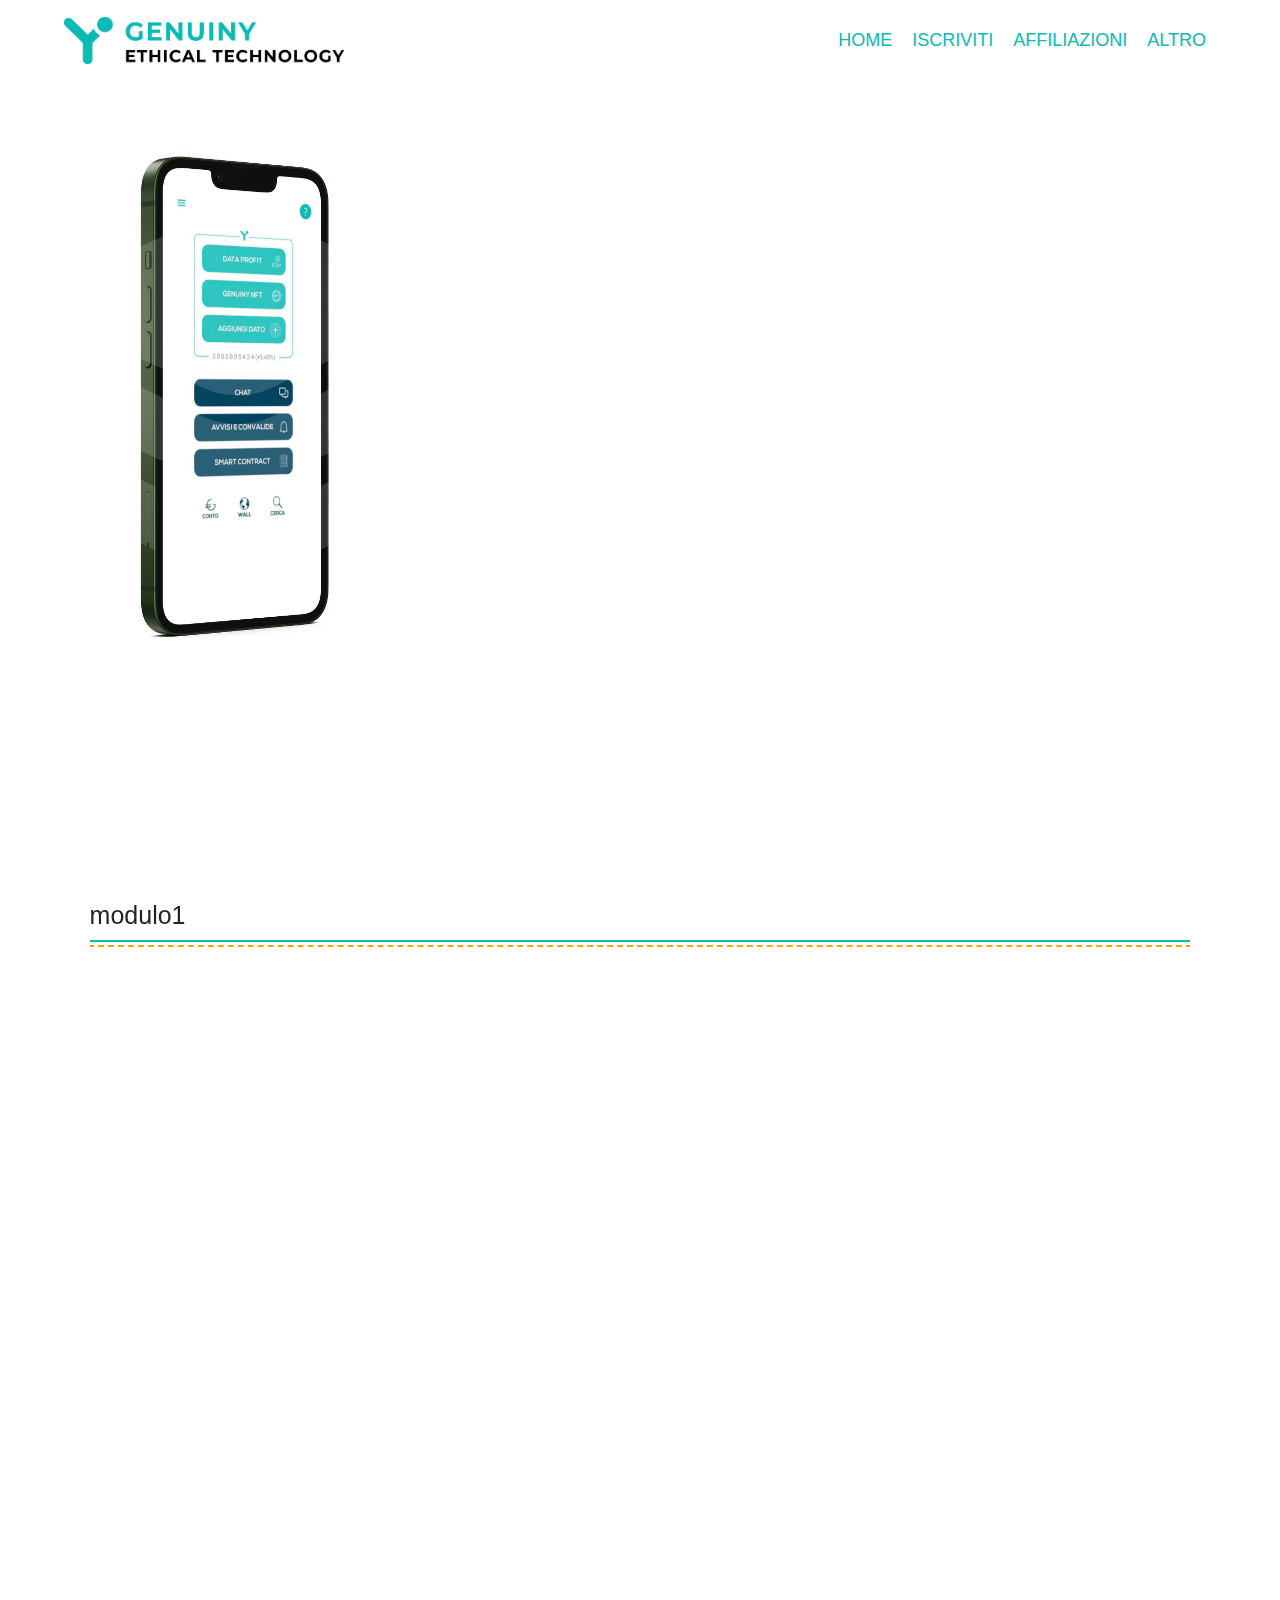
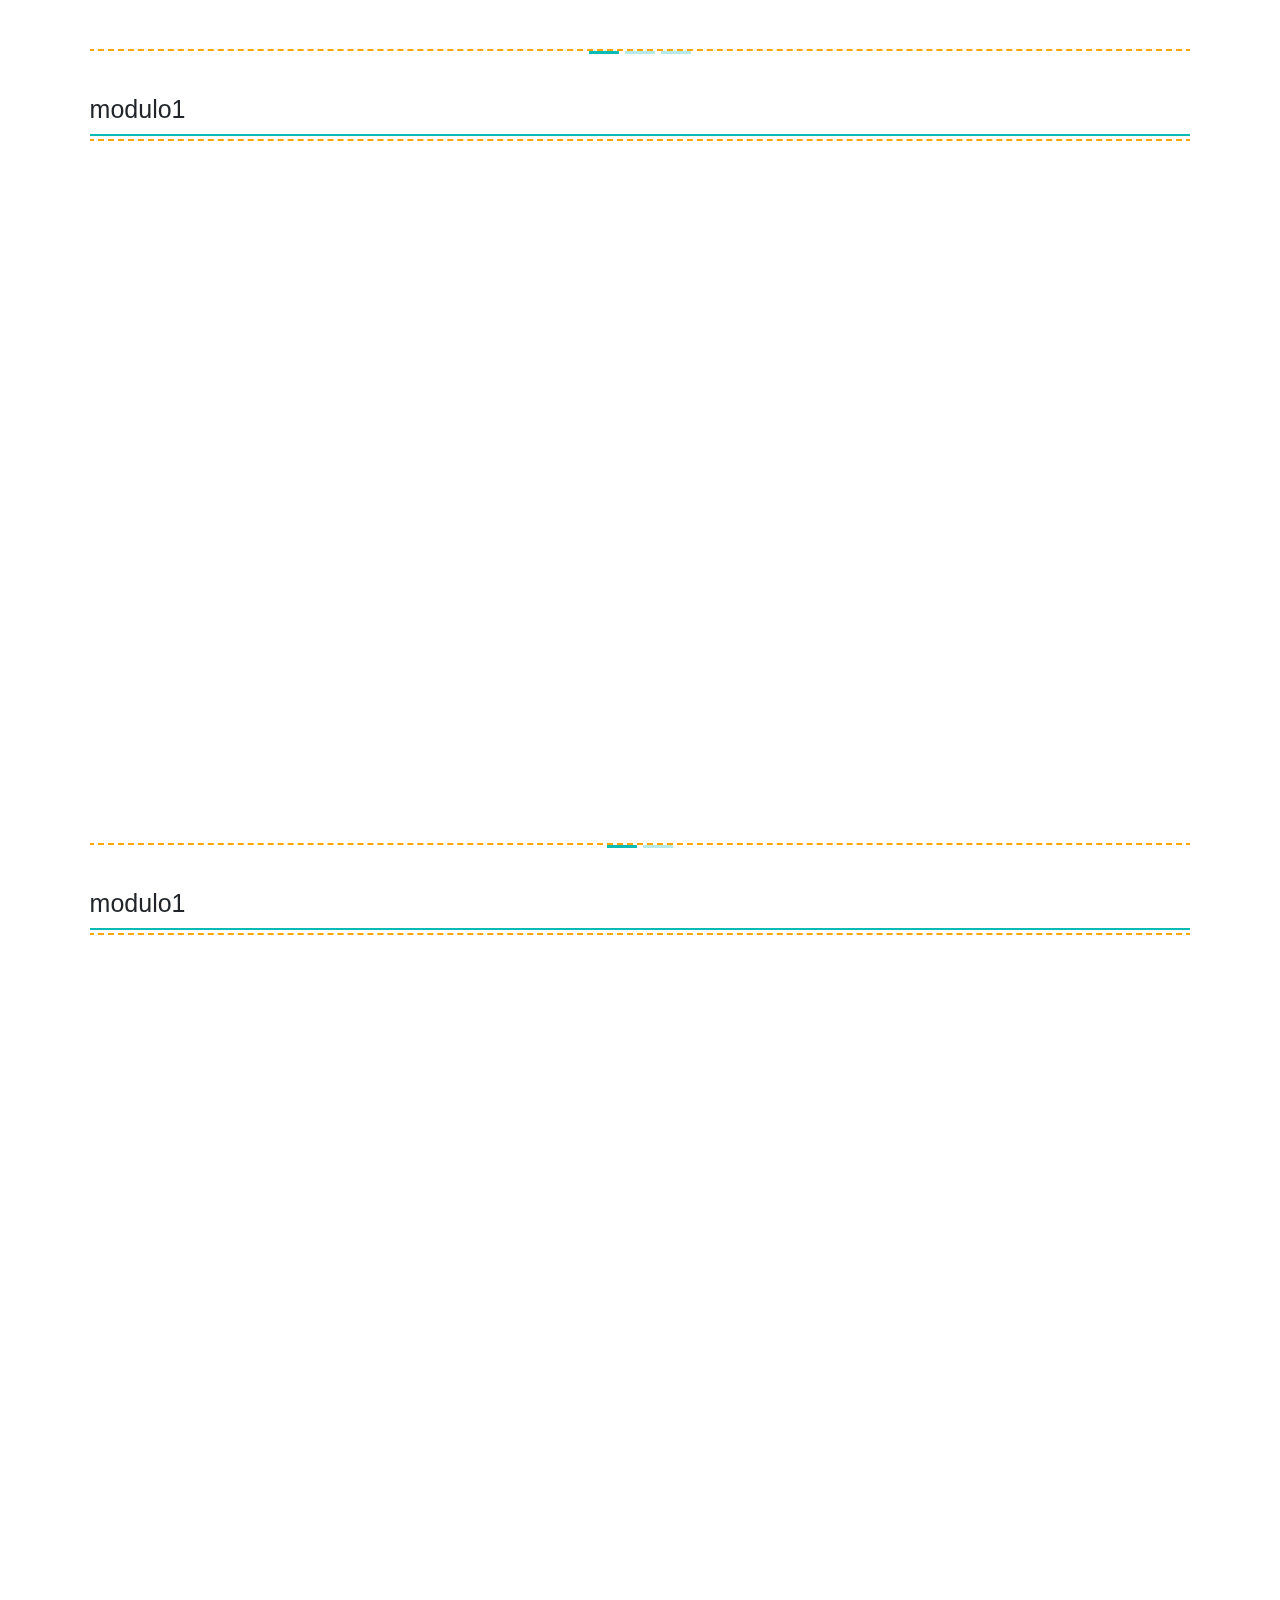
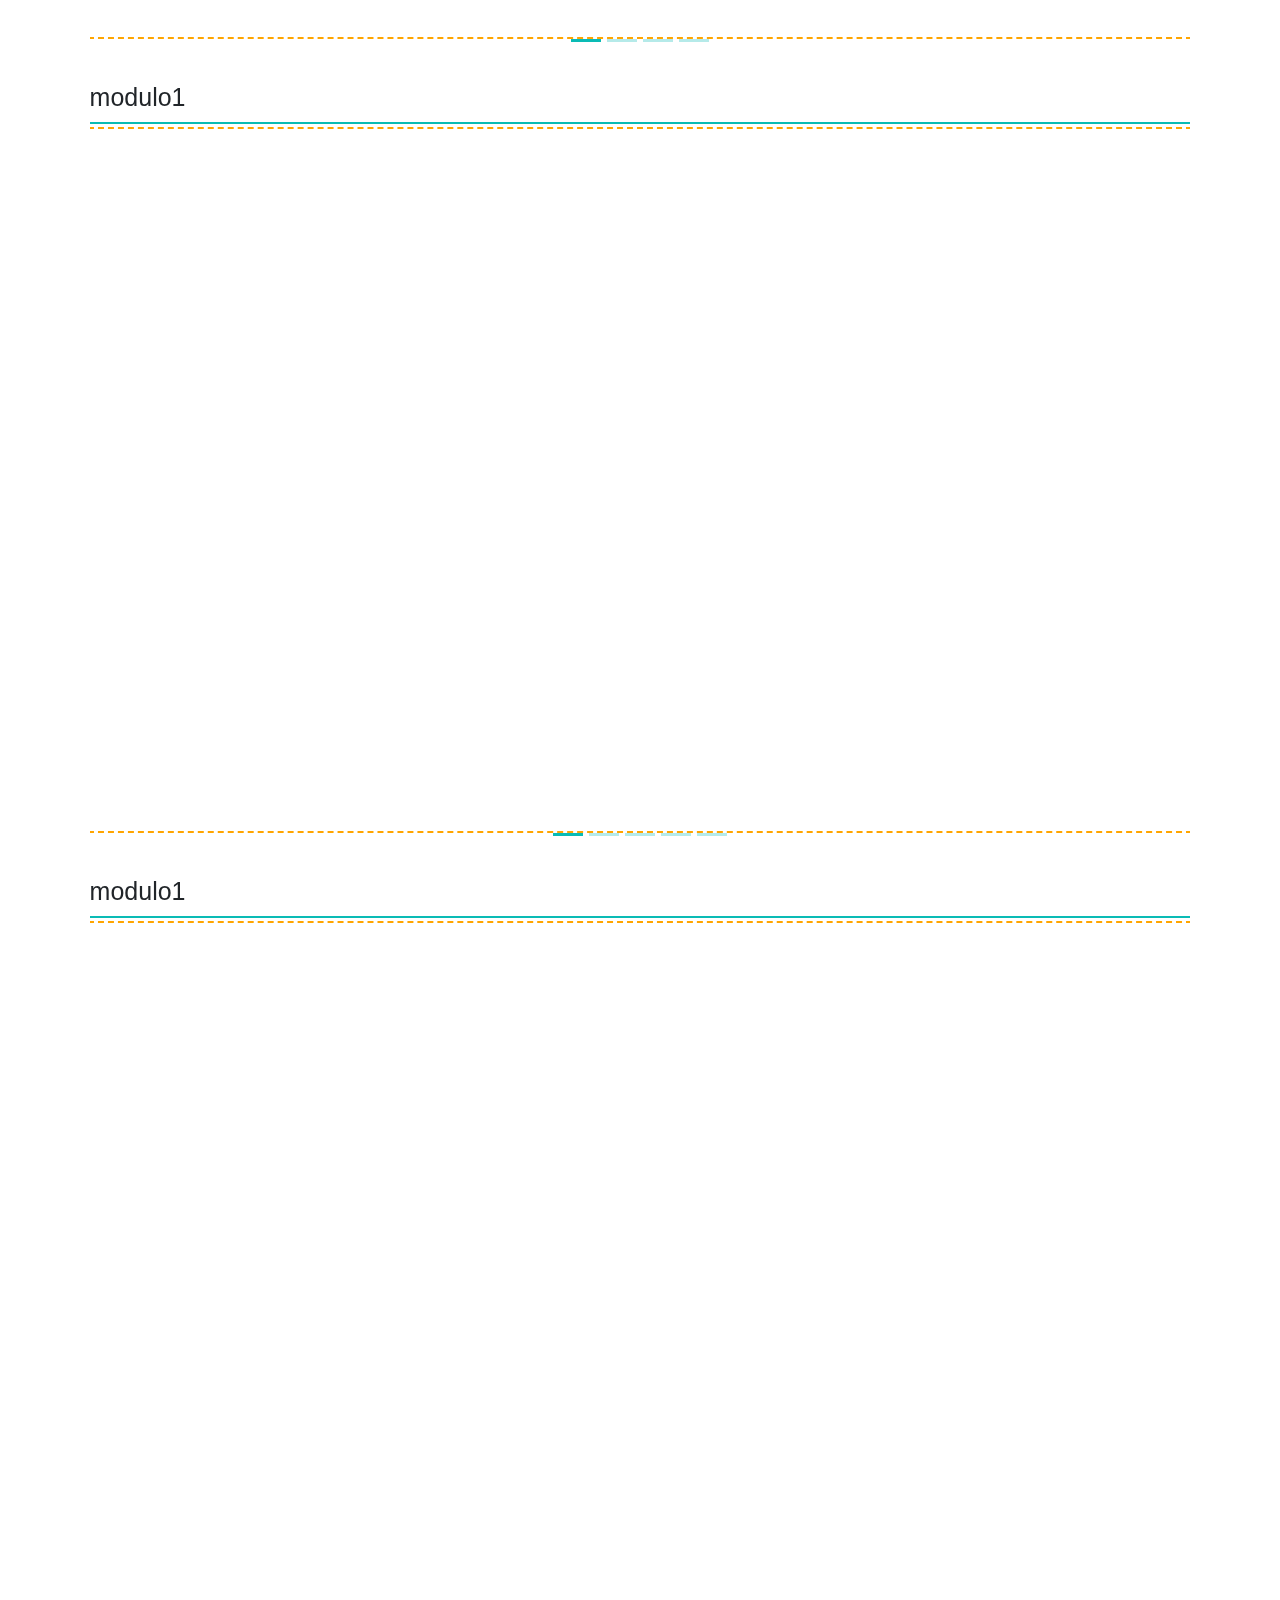
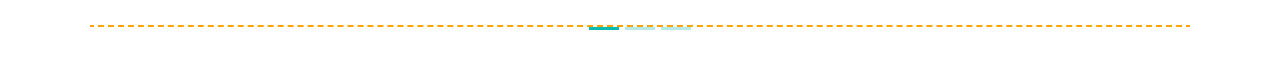
<file: index.html>
<!DOCTYPE html>
<html>
<head>

	
	<meta charset="utf-8">
	<meta name="viewport" content="width=device-width, initial-scale=1">
	



	<title>Genuiny</title>

	<!----Favicon----->
	<link rel="apple-touch-icon" sizes="180x180" href="images/favicon/apple-touch-icon.png">
	<link rel="icon" type="image/png" sizes="32x32" href="images/favicon/favicon-32x32.png">
	<link rel="icon" type="image/png" sizes="16x16" href="images/favicon/favicon-16x16.png">
	<link rel="manifest" href="images/favicon/site.webmanifest">
	<link rel="mask-icon" href="images/favicon/safari-pinned-tab.svg" color="#5bbad5">
	<link rel="shortcut icon" href="images/favicon/favicon.ico">
	<meta name="msapplication-TileColor" content="#da532c">
	<meta name="msapplication-config" content="images/favicon/browserconfig.xml">
	<meta name="theme-color" content="#ffffff">
	<!--------BOOTSTRAP----------->
	<link rel="stylesheet" type="text/css" href="https://cdn.jsdelivr.net/npm/bootstrap@5.2.0/dist/css/bootstrap.min.css">
	<link rel="stylesheet" type="text/css" href="style/style.css">

	<!--------GOOGLE FONTS-------->
	<link rel="preconnect" href="https://fonts.googleapis.com">
	<link rel="preconnect" href="https://fonts.gstatic.com" crossorigin>
	<link href="https://fonts.googleapis.com/css2?family=Roboto:wght@300&display=swap" rel="stylesheet">

</head>
<body>
	<header>
		<!-----navbar flex------>
		<div class="container-navbar container-navbar-white">
			<nav class="navbar navbar-expand-lg">
				<a class="navbar-brand" href="index.html"><img class="white" src="images/svg-logo-ethical.png"></a>
				<button class="navbar-toggler" type="button" data-bs-toggle="collapse" data-bs-target="#navbarSupportedContent" aria-controls="navbarSupportedContent" aria-expanded="false" aria-label="Toggle navigation">
				<span class="navbar-toggler-icon"></span>
				</button>
				<div class="collapse navbar-collapse" id="navbarSupportedContent">
					<ul class="navbar-nav ms-auto mb-2 mb-lg-0">
						<li class="nav-item">
							<a class="nav-link" aria-current="page" href="index.html">HOME</a>
						</li>
						<li class="nav-item">
							<a class="nav-link" href="subscribe.html">ISCRIVITI</a>
						</li>
						<li class="nav-item">
							<a class="nav-link" href="affiliation.html">AFFILIAZIONI</a>					
						</li>
						<li class="nav-item">
							<a class="nav-link">ALTRO</a>
						</li>
					</ul>
				</div>
			</nav>
		</div>
		<div class="container-navbar container-navbar-slide">
			<nav class="navbar navbar-slide navbar-expand-lg">
				<a class="navbar-brand" href="index.html"><img class="black" src="images/svg-logo-ethical-w.png"></a>
				<button class="navbar-toggler" type="button" data-bs-toggle="collapse" data-bs-target="#navbarSupportedContent" aria-controls="navbarSupportedContent" aria-expanded="false" aria-label="Toggle navigation">
				<span class="navbar-toggler-icon navbar-toggler-icon-slide"></span>
				</button>
				<div class="collapse navbar-collapse" id="navbarSupportedContent">
					<ul class="navbar-nav ms-auto mb-2 mb-lg-0">
						<li class="nav-item">
							<a class="nav-link" aria-current="page" href="index.html">HOME</a>
						</li>
						<li class="nav-item">
							<a class="nav-link" href="subscribe.html">ISCRIVITI</a>
						</li>
						<li class="nav-item">
							<a class="nav-link" href="affiliation.html">AFFILIAZIONI</a>					
						</li>
						<li class="nav-item">
							<a class="nav-link">ALTRO</a>
						</li>
					</ul>
				</div>
			</nav>
		</div>
	</header>
	<main class="container">

		<div class="container-phone">
			<img class="smartphone" src="images/smartphone-tilted.png" alt="smartphone">
		</div>

		<!--carousel dati-->
		<div id="carouselExampleIndicators" class="carousel slide carousel-blockchain" data-bs-ride="false" data-bs-interval="false">
			<div class="carousel-indicators">
				<button type="button" data-bs-target="#carouselExampleIndicators" data-bs-slide-to="0" class="active" aria-current="true" aria-label="Slide 1"></button>
				<button type="button" data-bs-target="#carouselExampleIndicators" data-bs-slide-to="1" aria-label="Slide 2"></button>
				<button type="button" data-bs-target="#carouselExampleIndicators" data-bs-slide-to="2" aria-label="Slide 3"></button>
			</div>
			<div class="carousel-inner">
				<div class="carousel-item active">
					<div class="module module-1">
			      		<h1>modulo1</h1>
						<div class="module-overflow">
			      			<p></p>
			      		</div>
					</div>
				</div>
				<div class="carousel-item">
					<div class="module module-2">
						<h1>modulo2</h1>
						<div class="module-overflow">
			      			<p></p>
			      		</div>
					</div>
				</div>
				<div class="carousel-item">
					<div class="module module-3">
						<h1>modulo3</h1>
						<div class="module-overflow">
							<p></p>
			      		</div>
					</div>
				</div>
			</div>
			<button class="carousel-control-prev" type="button" data-bs-target="#carouselExampleIndicators" data-bs-slide="prev">
			<span class="carousel-control-prev-icon" aria-hidden="true"></span>
			<span class="visually-hidden">Previous</span>
			</button>
			<button class="carousel-control-next" type="button" data-bs-target="#carouselExampleIndicators" data-bs-slide="next">
			<span class="carousel-control-next-icon" aria-hidden="true"></span>
			<span class="visually-hidden">Next</span>
			</button>
		</div>
		<!--fine carousel dati-->

		<!--carousel funzionamento-->
		<div id="carouselExampleIndicators" class="carousel slide carousel-blockchain" data-bs-ride="false" data-bs-interval="false">
			<div class="carousel-indicators">
				<button type="button" data-bs-target="#carouselExampleIndicators" data-bs-slide-to="0" class="active" aria-current="true" aria-label="Slide 1"></button>
				<button type="button" data-bs-target="#carouselExampleIndicators" data-bs-slide-to="1" aria-label="Slide 2"></button>
			</div>
			<div class="carousel-inner">
				<div class="carousel-item active">
					<div class="module module-1">
			      		<h1>modulo1</h1>
						<div class="module-overflow">
			      			<p></p>
			      		</div>
					</div>
				</div>
				<div class="carousel-item">
					<div class="module module-2">
						<h1>modulo2</h1>
						<div class="module-overflow">
			      			<p></p>
			      		</div>
					</div>
				</div>
			</div>
			<button class="carousel-control-prev" type="button" data-bs-target="#carouselExampleIndicators" data-bs-slide="prev">
			<span class="carousel-control-prev-icon" aria-hidden="true"></span>
			<span class="visually-hidden">Previous</span>
			</button>
			<button class="carousel-control-next" type="button" data-bs-target="#carouselExampleIndicators" data-bs-slide="next">
			<span class="carousel-control-next-icon" aria-hidden="true"></span>
			<span class="visually-hidden">Next</span>
			</button>
		</div>
		<!--fine carousel funzionamento-->


		<!--carousel blockchain-->
		<div id="carouselExampleIndicators" class="carousel slide carousel-blockchain" data-bs-ride="false" data-bs-interval="false">
			<div class="carousel-indicators">
				<button type="button" data-bs-target="#carouselExampleIndicators" data-bs-slide-to="0" class="active" aria-current="true" aria-label="Slide 1"></button>
				<button type="button" data-bs-target="#carouselExampleIndicators" data-bs-slide-to="1" aria-label="Slide 2"></button>
				<button type="button" data-bs-target="#carouselExampleIndicators" data-bs-slide-to="2" aria-label="Slide 3"></button>
				<button type="button" data-bs-target="#carouselExampleIndicators" data-bs-slide-to="3" aria-label="Slide 4"></button>
			</div>
			<div class="carousel-inner">
				<div class="carousel-item active">
					<div class="module module-1">
			      		<h1>modulo1</h1>
						<div class="module-overflow">
			      			<p></p>
			      		</div>
					</div>
				</div>
				<div class="carousel-item">
					<div class="module module-2">
						<h1>modulo2</h1>
						<div class="module-overflow">
			      			<p></p>
			      		</div>
					</div>
				</div>
				<div class="carousel-item">
					<div class="module module-3">
						<h1>modulo3</h1>
						<div class="module-overflow">
							<p></p>
			      		</div>
					</div>
				</div>
				<div class="carousel-item">
					<div class="module module-4">
						<h1>modulo4</h1>
						<div class="module-overflow">
							<p></p>
						</div>
					</div>
				</div>
			</div>
			<button class="carousel-control-prev" type="button" data-bs-target="#carouselExampleIndicators" data-bs-slide="prev">
			<span class="carousel-control-prev-icon" aria-hidden="true"></span>
			<span class="visually-hidden">Previous</span>
			</button>
			<button class="carousel-control-next" type="button" data-bs-target="#carouselExampleIndicators" data-bs-slide="next">
			<span class="carousel-control-next-icon" aria-hidden="true"></span>
			<span class="visually-hidden">Next</span>
			</button>
		</div>
		<!--fine carousel blockchain-->

		<!--carousel app-->
		<div id="carouselExampleIndicators" class="carousel slide carousel-blockchain" data-bs-ride="false" data-bs-interval="false">
			<div class="carousel-indicators">
				<button type="button" data-bs-target="#carouselExampleIndicators" data-bs-slide-to="0" class="active" aria-current="true" aria-label="Slide 1"></button>
				<button type="button" data-bs-target="#carouselExampleIndicators" data-bs-slide-to="1" aria-label="Slide 2"></button>
				<button type="button" data-bs-target="#carouselExampleIndicators" data-bs-slide-to="2" aria-label="Slide 3"></button>
				<button type="button" data-bs-target="#carouselExampleIndicators" data-bs-slide-to="3" aria-label="Slide 4"></button>
				<button type="button" data-bs-target="#carouselExampleIndicators" data-bs-slide-to="4" aria-label="Slide 5"></button>
			</div>
			<div class="carousel-inner">
				<div class="carousel-item active">
					<div class="module module-1">
			      		<h1>modulo1</h1>
						<div class="module-overflow">
			      			<p></p>
			      		</div>
					</div>
				</div>
				<div class="carousel-item">
					<div class="module module-2">
						<h1>modulo2</h1>
						<div class="module-overflow">
			      			<p></p>
			      		</div>
					</div>
				</div>
				<div class="carousel-item">
					<div class="module module-3">
						<h1>modulo3</h1>
						<div class="module-overflow">
							<p></p>
			      		</div>
					</div>
				</div>
				<div class="carousel-item">
					<div class="module module-4">
						<h1>modulo4</h1>
						<div class="module-overflow">
							<p></p>
						</div>
					</div>
				</div>
				<div class="carousel-item">
					<div class="module module-4">
						<h1>modulo5</h1>
						<div class="module-overflow">
							<p></p>
						</div>
					</div>
				</div>
			</div>
			<button class="carousel-control-prev" type="button" data-bs-target="#carouselExampleIndicators" data-bs-slide="prev">
			<span class="carousel-control-prev-icon" aria-hidden="true"></span>
			<span class="visually-hidden">Previous</span>
			</button>
			<button class="carousel-control-next" type="button" data-bs-target="#carouselExampleIndicators" data-bs-slide="next">
			<span class="carousel-control-next-icon" aria-hidden="true"></span>
			<span class="visually-hidden">Next</span>
			</button>
		</div>
		<!--fine carousel app-->

		<!--carousel quota-->
		<div id="carouselExampleIndicators" class="carousel slide carousel-blockchain" data-bs-ride="false" data-bs-interval="false">
			<div class="carousel-indicators">
				<button type="button" data-bs-target="#carouselExampleIndicators" data-bs-slide-to="0" class="active" aria-current="true" aria-label="Slide 1"></button>
				<button type="button" data-bs-target="#carouselExampleIndicators" data-bs-slide-to="1" aria-label="Slide 2"></button>
				<button type="button" data-bs-target="#carouselExampleIndicators" data-bs-slide-to="2" aria-label="Slide 3"></button>
			</div>
			<div class="carousel-inner">
				<div class="carousel-item active">
					<div class="module module-1">
			      		<h1>modulo1</h1>
						<div class="module-overflow">
			      			<p></p>
			      		</div>
					</div>
				</div>
				<div class="carousel-item">
					<div class="module module-2">
						<h1>modulo2</h1>
						<div class="module-overflow">
			      			<p></p>
			      		</div>
					</div>
				</div>
				<div class="carousel-item">
					<div class="module module-2">
						<h1>modulo3</h1>
						<div class="module-overflow">
			      			<p></p>
			      		</div>
					</div>
				</div>
			</div>
			<button class="carousel-control-prev" type="button" data-bs-target="#carouselExampleIndicators" data-bs-slide="prev">
			<span class="carousel-control-prev-icon" aria-hidden="true"></span>
			<span class="visually-hidden">Previous</span>
			</button>
			<button class="carousel-control-next" type="button" data-bs-target="#carouselExampleIndicators" data-bs-slide="next">
			<span class="carousel-control-next-icon" aria-hidden="true"></span>
			<span class="visually-hidden">Next</span>
			</button>
		</div>
		<!--fine carousel quota-->
	</div>
	</main>


	<footer>
		
	</footer>

	<!----- BOOTSTRAP ------->
	<script src="https://cdn.jsdelivr.net/npm/@popperjs/core@2.11.5/dist/umd/popper.min.js" integrity="sha384-Xe+8cL9oJa6tN/veChSP7q+mnSPaj5Bcu9mPX5F5xIGE0DVittaqT5lorf0EI7Vk" crossorigin="anonymous"></script>
	<script src="https://cdn.jsdelivr.net/npm/bootstrap@5.2.0/dist/js/bootstrap.min.js" integrity="sha384-ODmDIVzN+pFdexxHEHFBQH3/9/vQ9uori45z4JjnFsRydbmQbmL5t1tQ0culUzyK" crossorigin="anonymous"></script>
	
	<script src="script.js" type="text/javascript"></script>
</body>
</html>
</file>
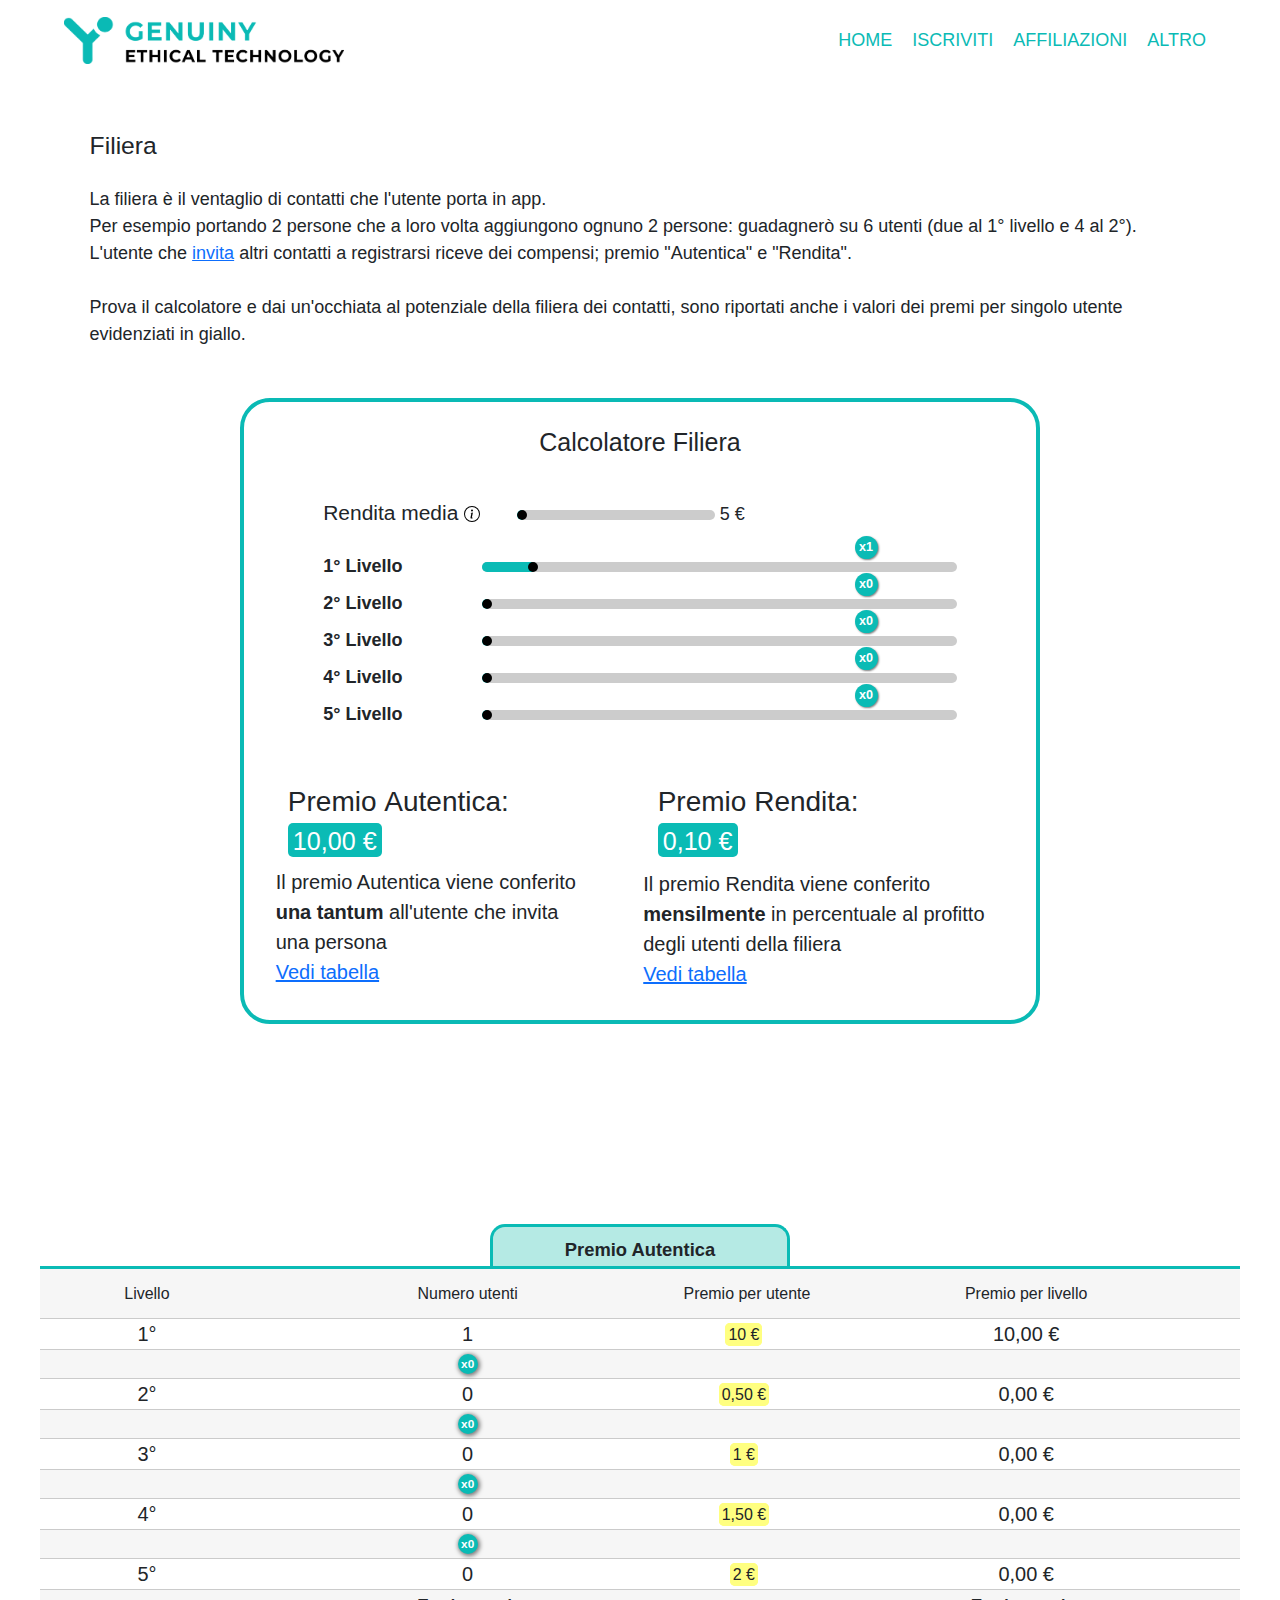
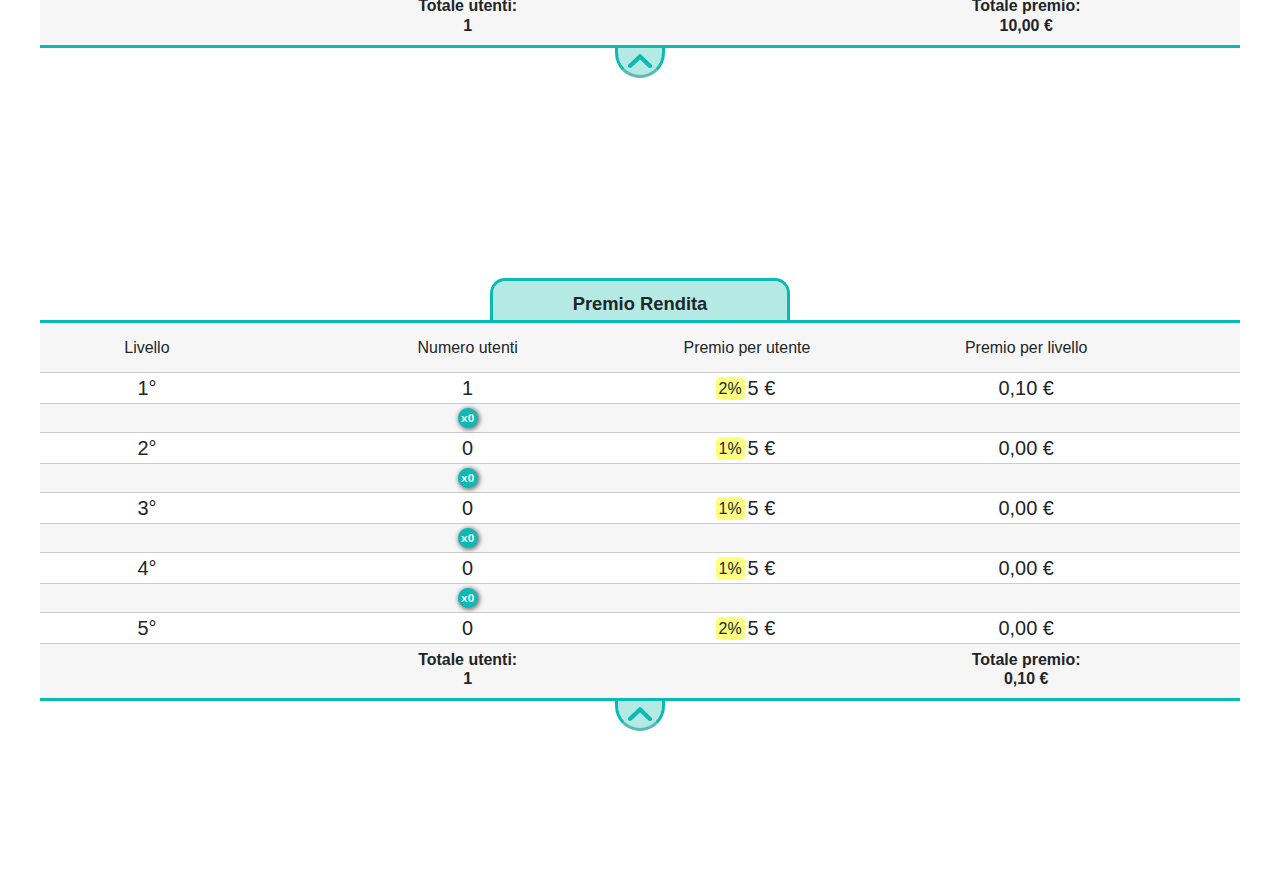
<file: affiliation.html>
<!DOCTYPE html>
<html>
<head>

	<meta charset="utf-8">
	<meta name="viewport" content="width=device-width, initial-scale=1">
	
	<title>Genuiny</title>

	<!----Favicon----->
	<link rel="apple-touch-icon" sizes="180x180" href="images/favicon/apple-touch-icon.png">
	<link rel="icon" type="image/png" sizes="32x32" href="images/favicon/favicon-32x32.png">
	<link rel="icon" type="image/png" sizes="16x16" href="images/favicon/favicon-16x16.png">
	<link rel="manifest" href="images/favicon/site.webmanifest">
	<link rel="mask-icon" href="images/favicon/safari-pinned-tab.svg" color="#5bbad5">
	<link rel="shortcut icon" href="images/favicon/favicon.ico">
	<meta name="msapplication-TileColor" content="#da532c">
	<meta name="msapplication-config" content="images/favicon/browserconfig.xml">
	<meta name="theme-color" content="#ffffff">

	<!--------BOOTSTRAP----------->
	<link rel="stylesheet" type="text/css" href="https://cdn.jsdelivr.net/npm/bootstrap@5.2.0/dist/css/bootstrap.min.css">

	<link rel="stylesheet" type="text/css" href="style/style.css">
	<link rel="stylesheet" type="text/css" href="affiliation/sliding-calculator.css">

	<!--------GOOGLE FONTS-------->
	<link rel="preconnect" href="https://fonts.googleapis.com">
	<link rel="preconnect" href="https://fonts.gstatic.com" crossorigin>
	<link href="https://fonts.googleapis.com/css2?family=Roboto:wght@300&display=swap" rel="stylesheet">

</head>
<body>

	<header>
		<!-----navbar flex------>
		<div class="container-navbar container-navbar-white">
			<nav class="navbar navbar-expand-lg">
				<a class="navbar-brand" href="index.html"><img class="white" src="images/svg-logo-ethical.png"></a>
				<button class="navbar-toggler" type="button" data-bs-toggle="collapse" data-bs-target="#navbarSupportedContent" aria-controls="navbarSupportedContent" aria-expanded="false" aria-label="Toggle navigation">
				<span class="navbar-toggler-icon"></span>
				</button>
				<div class="collapse navbar-collapse" id="navbarSupportedContent">
					<ul class="navbar-nav ms-auto mb-2 mb-lg-0">
						<li class="nav-item">
							<a class="nav-link" aria-current="page" href="index.html">HOME</a>
						</li>
						<li class="nav-item">
							<a class="nav-link" href="subscribe.html">ISCRIVITI</a>
						</li>
						<li class="nav-item">
							<a class="nav-link" href="affiliation.html">AFFILIAZIONI</a>					
						</li>
						<li class="nav-item">
							<a class="nav-link">ALTRO</a>
						</li>
					</ul>
				</div>
			</nav>
		</div>
		<div class="container-navbar container-navbar-slide">
			<nav class="navbar navbar-slide navbar-expand-lg">
				<a class="navbar-brand" href="index.html"><img class="black" src="images/svg-logo-ethical-w.png"></a>
				<button class="navbar-toggler" type="button" data-bs-toggle="collapse" data-bs-target="#navbarSupportedContent" aria-controls="navbarSupportedContent" aria-expanded="false" aria-label="Toggle navigation">
				<span class="navbar-toggler-icon navbar-toggler-icon-slide"></span>
				</button>
				<div class="collapse navbar-collapse" id="navbarSupportedContent">
					<ul class="navbar-nav ms-auto mb-2 mb-lg-0">
						<li class="nav-item">
							<a class="nav-link" aria-current="page" href="index.html">HOME</a>
						</li>
						<li class="nav-item">
							<a class="nav-link" href="subscribe.html">ISCRIVITI</a>
						</li>
						<li class="nav-item">
							<a class="nav-link" href="affiliation.html">AFFILIAZIONI</a>					
						</li>
						<li class="nav-item">
							<a class="nav-link">ALTRO</a>
						</li>
					</ul>
				</div>
			</nav>
		</div>
	</header>
		
		<main>
			<div class="container">
				<h1 class="title">Filiera</h1>
				<p>La filiera è il ventaglio di contatti che l'utente porta in app.<br>
					Per esempio portando 2 persone che a loro volta aggiungono ognuno 2 persone: guadagnerò su 6 utenti (due al 1° livello e 4 al 2°).<br>
					L'utente che <a href="invite.html">invita</a> altri contatti a registrarsi riceve dei compensi; premio "Autentica" e "Rendita".
					<br><br>
					Prova il calcolatore e dai un'occhiata al potenziale della filiera dei contatti, sono riportati anche i valori dei premi per singolo utente evidenziati in giallo.</p>
				<p></p>
			</div>
			<div class="wrapper">
				<div class="anchor-adjust-calculator" id="calculator"></div>


				<h1 class="wrapper__title">Calcolatore filiera</h1>
				<form class="calculator">

						<div class="calculator_row_monthly">
								<label for="tip">Rendita media <img src="images/info-circle.svg" alt="info"><span class="tip-amount"></span></label>
								<input type="range" min="5" max="30" value="5" step="5" id="tip_monthly" required/>
								<p class="monthly"></p>
						</div>


						<div class="calculator__row">
								<label for="tip">1° Livello<span class="tip-amount"></span></label>
								<input class="input calculator__tip" type="range" min="0" max="10" value="0" step="1" id="tip1" required/>
								<p id="slider-value-1"></p>
						</div>
						<div class="calculator__row">
							<label for="tip">2° Livello<span class="tip-amount"></span></label>
							<input class="input calculator__tip" type="range" min="0" max="10" value="0" step="1" id="tip2" required/>
							<p id="slider-value-2"></p>
						</div>
						<div class="calculator__row">
							<label for="tip">3° Livello<span class="tip-amount"></span></label>
							<input class="input calculator__tip" type="range" min="0" max="10" value="0" step="1" id="tip3" required/>
							<p id="slider-value-3"></p>
						</div>
						<div class="calculator__row">
							<label for="tip">4° Livello<span class="tip-amount"></span></label>
							<input class="input calculator__tip" type="range" min="0" max="10" value="0" step="1" id="tip4" required/>
							<p id="slider-value-4"></p>
						</div>
						<div class="calculator__row">
							<label for="tip">5° Livello<span class="tip-amount"></span></label>
							<input class="input calculator__tip" type="range" min="0" max="10" value="0" step="1" id="tip5" required/>
							<p id="slider-value-5"></p>
						</div>

						<div class="result__row">
							<div class="box-info autentica">
								<h2 class="info">
									<span class="two-lines">Premio
									<span class="second-line">Autentica:</span></span>
									<span class="autentica_result info-number"></span>
								</h2>
								<p>Il premio Autentica viene conferito <b>una tantum</b> all'utente che invita una persona<br><a href="#table-autentica">Vedi tabella<a/></p>
							</div>
							<div class="box-info rendita">
								<h2 class="info">
									<span class="two-lines">Premio
									<span class="second-line">Rendita:</span></span>
									<span class="rendita_result info-number"></span>
								</h2>
								<p>Il premio Rendita viene conferito <b>mensilmente</b> in percentuale al profitto degli utenti della filiera<br><a href="#table-rendita">Vedi tabella<a/></p>
							</div>

						</div>
				</form>


			</div>
				<!----<strong>Preview:</strong><br>
				<p class="hover-underline-animation">Hover w3resource text to see the effect!</p>--->

			<div class="table-container">
				<div class="table-title">Premio Autentica</div>
				<div class="anchor-adjust-tab1" id="table-autentica"></div>
				<div class="table-grid tables">
				
					<div class="table-item first-row">Livello</div>
					<div class="table-item first-row">Numero utenti</div>
					<div class="table-item first-row">Premio per utente</div>
					<div class="table-item first-row">Premio per livello</div>

					<div class="table-item">1°</div>
					<div class="table-item"id="tab1_m1"></div>
					<div class="table-item"><span class="yellow_amount">10 €</span></div>
					<div class="table-item"id="tab1_p1"></div>

					<div class="table-item"></div>
					<div class="table-item"><div class="table-multiplier"id="tab1_m2"></div></div>
					<div class="table-item"></div>
					<div class="table-item"></div>

					<div class="table-item">2°</div>
					<div class="table-item"id="tab1_u2"></div>
					<div class="table-item"><span class="yellow_amount">0,50 €</span></div>
					<div class="table-item"id="tab1_p2"></div>

					<div class="table-item"></div>
					<div class="table-item"><div class="table-multiplier"id="tab1_m3"></div></div>
					<div class="table-item"></div>
					<div class="table-item"></div>

					<div class="table-item">3°</div>
					<div class="table-item"id="tab1_u3"></div>
					<div class="table-item"><span class="yellow_amount">1 €</span></div>
					<div class="table-item"id="tab1_p3"></div>

					<div class="table-item"></div>
					<div class="table-item"><div class="table-multiplier"id="tab1_m4"></div></div>
					<div class="table-item"></div>
					<div class="table-item"></div>

					<div class="table-item">4°</div>
					<div class="table-item"id="tab1_u4"></div>
					<div class="table-item"><span class="yellow_amount">1,50 €</span></div>
					<div class="table-item"id="tab1_p4"></div>

					<div class="table-item"></div>
					<div class="table-item"><div class="table-multiplier"id="tab1_m5"></div></div>
					<div class="table-item"></div>
					<div class="table-item"></div>

					<div class="table-item">5°</div>
					<div class="table-item"id="tab1_u5"></div>
					<div class="table-item"><span class="yellow_amount">2 €</span></div>
					<div class="table-item"id="tab1_p5"></div>

					<div class="table-item last-row"></div>
					<div class="table-item last-row">Totale utenti:<br><span id="tab1_u12345"></span></div>
					<div class="table-item last-row"></div>
					<div class="table-item last-row">Totale premio:<br><span class="autentica_result"></span><br></div>
				</div>
				<div class="table-title back-on-top"><a href="#calculator"><img src="images/up-icon.png" alt="back on top icon"></a></div>

				<div class="table-title" id="table-rendita">Premio Rendita</div>
				<div class="table-grid tables">
					<div class="table-item first-row"><span>Livello</span></div>
					<div class="table-item first-row"><span>Numero utenti</span></div>
					<div class="table-item first-row"><span>Premio per utente</span></div>
					<div class="table-item first-row"><span>Premio per livello</span></div>

					<div class="table-item">1°</div>
					<div class="table-item"id="tab2_m1"></div>
					<div class="table-item"><span class="yellow_amount">2%</span><span class="monthly"></span></div>
					<div class="table-item"id="tab2_p1"></div>

					<div class="table-item"></div>
					<div class="table-item"><div class="table-multiplier"id="tab2_m2"></div></div>
					<div class="table-item"></div>
					<div class="table-item"></div>

					<div class="table-item">2°</div>
					<div class="table-item"id="tab2_u2"></div>
					<div class="table-item"><span class="yellow_amount">1%</span><span class="monthly"></span></div>
					<div class="table-item"id="tab2_p2"></div>

					<div class="table-item"></div>
					<div class="table-item"><div class="table-multiplier"id="tab2_m3"></div></div>
					<div class="table-item"></div>
					<div class="table-item"></div>

					<div class="table-item">3°</div>
					<div class="table-item"id="tab2_u3"></div>
					<div class="table-item"><span class="yellow_amount">1%</span><span class="monthly"> </span></div>
					<div class="table-item"id="tab2_p3"></div>

					<div class="table-item"></div>
					<div class="table-item"><div class="table-multiplier"id="tab2_m4"></div></div>
					<div class="table-item"></div>
					<div class="table-item"></div>

					<div class="table-item">4°</div>
					<div class="table-item"id="tab2_u4"></div>
					<div class="table-item"><span class="yellow_amount">1%</span><span class="monthly"> </span></div>
					<div class="table-item"id="tab2_p4"></div>

					<div class="table-item"></div>
					<div class="table-item"><div class="table-multiplier"id="tab2_m5"></div></div>
					<div class="table-item"></div>
					<div class="table-item"></div>

					<div class="table-item">5°</div>
					<div class="table-item"id="tab2_u5"></div>
					<div class="table-item"><span class="yellow_amount">2%</span><span class="monthly"></span></div>
					<div class="table-item"id="tab2_p5"></div>

					<div class="table-item last-row"></div>
					<div class="table-item last-row">Totale utenti:<br><span id="tab2_u12345"></span></div>
					<div class="table-item last-row"></div>
					<div class="table-item last-row">Totale premio:<br><span class="rendita_result"></span><br></div>
				</div>
				<div class="table-title back-on-top"><a href="#calculator"><img src="images/up-icon.png" alt="back on top icon"></a></div>

			</div>

		</main>

	<footer>
		
	</footer>

	<!----- BOOTSTRAP ------->
	<script src="https://cdn.jsdelivr.net/npm/@popperjs/core@2.11.5/dist/umd/popper.min.js" integrity="sha384-Xe+8cL9oJa6tN/veChSP7q+mnSPaj5Bcu9mPX5F5xIGE0DVittaqT5lorf0EI7Vk" crossorigin="anonymous"></script>
	<script src="https://cdn.jsdelivr.net/npm/bootstrap@5.2.0/dist/js/bootstrap.min.js" integrity="sha384-ODmDIVzN+pFdexxHEHFBQH3/9/vQ9uori45z4JjnFsRydbmQbmL5t1tQ0culUzyK" crossorigin="anonymous"></script>
	
	<script src="affiliation/sliding-calculator.js" type="text/javascript"></script>
	<script src="script.js" type="text/javascript"></script>
</body>
</file>
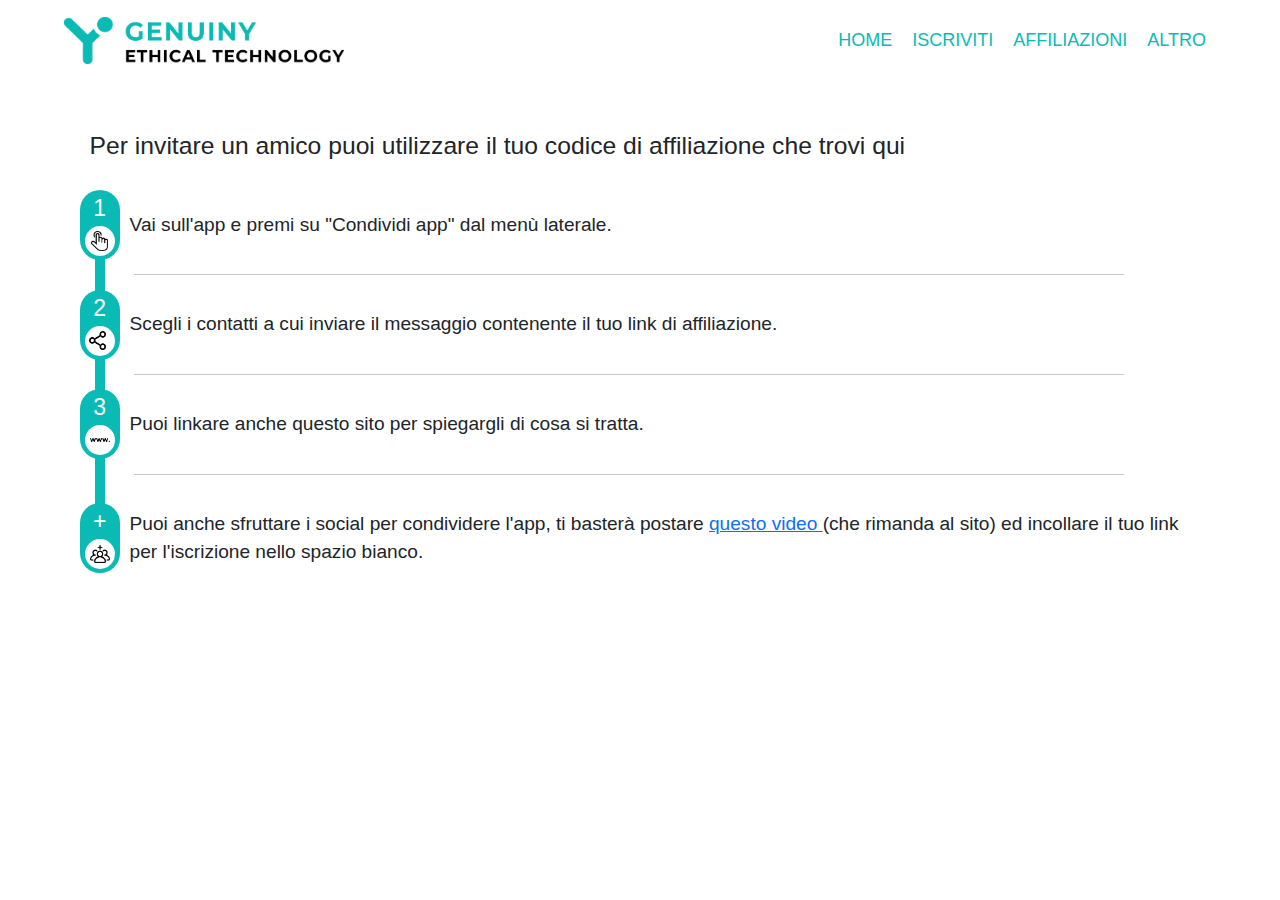
<file: invite.html>
<!DOCTYPE html>
<html>
<head>
	
	<meta charset="utf-8">
	<meta name="viewport" content="width=device-width, initial-scale=1">

	<!----Favicon----->
	<link rel="apple-touch-icon" sizes="180x180" href="images/favicon/apple-touch-icon.png">
	<link rel="icon" type="image/png" sizes="32x32" href="images/favicon/favicon-32x32.png">
	<link rel="icon" type="image/png" sizes="16x16" href="images/favicon/favicon-16x16.png">
	<link rel="manifest" href="images/favicon/site.webmanifest">
	<link rel="mask-icon" href="images/favicon/safari-pinned-tab.svg" color="#5bbad5">
	<link rel="shortcut icon" href="images/favicon/favicon.ico">
	<meta name="msapplication-TileColor" content="#da532c">
	<meta name="msapplication-config" content="images/favicon/browserconfig.xml">
	<meta name="theme-color" content="#ffffff">

	<title>Genuiny</title>
	
	<!--------BOOTSTRAP----------->
	<link rel="stylesheet" type="text/css" href="https://cdn.jsdelivr.net/npm/bootstrap@5.2.0/dist/css/bootstrap.min.css">
	<link rel="stylesheet" type="text/css" href="style/style.css">

	<!--------GOOGLE FONTS-------->
	<link rel="preconnect" href="https://fonts.googleapis.com">
	<link rel="preconnect" href="https://fonts.gstatic.com" crossorigin>
	<link href="https://fonts.googleapis.com/css2?family=Roboto:wght@300&display=swap" rel="stylesheet">

</head>
<body>
	<header>
		<!-----navbar flex------>
		<div class="container-navbar container-navbar-white">
			<nav class="navbar navbar-expand-lg">
				<a class="navbar-brand" href="index.html"><img class="white" src="images/svg-logo-ethical.png"></a>
				<button class="navbar-toggler" type="button" data-bs-toggle="collapse" data-bs-target="#navbarSupportedContent" aria-controls="navbarSupportedContent" aria-expanded="false" aria-label="Toggle navigation">
				<span class="navbar-toggler-icon"></span>
				</button>
				<div class="collapse navbar-collapse" id="navbarSupportedContent">
					<ul class="navbar-nav ms-auto mb-2 mb-lg-0">
						<li class="nav-item">
							<a class="nav-link" aria-current="page" href="index.html">HOME</a>
						</li>
						<li class="nav-item">
							<a class="nav-link" href="subscribe.html">ISCRIVITI</a>
						</li>
						<li class="nav-item">
							<a class="nav-link" href="affiliation.html">AFFILIAZIONI</a>					
						</li>
						<li class="nav-item">
							<a class="nav-link">ALTRO</a>
						</li>
					</ul>
				</div>
			</nav>
		</div>
		<div class="container-navbar container-navbar-slide">
			<nav class="navbar navbar-slide navbar-expand-lg">
				<a class="navbar-brand" href="index.html"><img class="black" src="images/svg-logo-ethical-w.png"></a>
				<button class="navbar-toggler" type="button" data-bs-toggle="collapse" data-bs-target="#navbarSupportedContent" aria-controls="navbarSupportedContent" aria-expanded="false" aria-label="Toggle navigation">
				<span class="navbar-toggler-icon navbar-toggler-icon-slide"></span>
				</button>
				<div class="collapse navbar-collapse" id="navbarSupportedContent">
					<ul class="navbar-nav ms-auto mb-2 mb-lg-0">
						<li class="nav-item">
							<a class="nav-link" aria-current="page" href="index.html">HOME</a>
						</li>
						<li class="nav-item">
							<a class="nav-link" href="subscribe.html">ISCRIVITI</a>
						</li>
						<li class="nav-item">
							<a class="nav-link" href="affiliation.html">AFFILIAZIONI</a>					
						</li>
						<li class="nav-item">
							<a class="nav-link">ALTRO</a>
						</li>
					</ul>
				</div>
			</nav>
		</div>
	</header>
	<main class="container">
		<h1 class="title">Per invitare un amico puoi utilizzare il tuo codice di affiliazione che trovi qui</h1>
		<ul class="invite-steps">
			<div class="list-line"></div>

			<li class="invite-step-1">Vai sull'app e premi su "Condividi app" dal menù laterale.
				<div class="round-bullet"><h1>1</h1></div>
				<div class="round-bullet-inside"><img src="images/icons/click.png" alt="list-icon"></div>
			</li>
			<hr class="separation-line">
			<li class="invite-step-2">Scegli i contatti a cui inviare il messaggio contenente il tuo link di affiliazione.
				<div class="round-bullet"><h1>2</h1></div>
				<div class="round-bullet-inside"><img src="images/icons/share.png" alt="list-icon"></div>
			</li>
			<hr class="separation-line">
			<li class="invite-step-3">Puoi linkare anche questo sito per spiegargli di cosa si tratta.
				<div class="round-bullet"><h1>3</h1></div>
				<div class="round-bullet-inside"><img src="images/icons/www.png" alt="list-icon"></div>
			</li>
			<hr class="separation-line">
			<li class="invite-step-4">Puoi anche sfruttare i social per condividere l'app, ti basterà postare 

				<!-- Button trigger modal -->
				<a class="modal-trigger" href="" data-bs-toggle="modal" data-bs-target="#exampleModal">
				  questo video
				</a>

				 (che rimanda al sito) ed incollare il tuo link per l'iscrizione nello spazio bianco.
				<div class="round-bullet"><h1>+</h1></div>
				<div class="round-bullet-inside"><img src="images/icons/social.png" alt="list-icon"></div>
			</li>
		</ul>


		<!-- Modal -->
		<div class="modal fade" id="exampleModal" tabindex="-1" aria-labelledby="exampleModalLabel" aria-hidden="true">
			<div class="modal-dialog modal-dialog-centered">
				<div class="modal-content">
					<div class="modal-body">
						<video width="100%" height="100%" preload="auto" controls autoplay muted>
							<source src="videos/genuiny-social.mp4" type="video/ogg" />
							<a href="videos/genuiny-social.mp4" download="">Download the video</a> file. 
						</video>
					</div>
				</div>
			</div>
		</div>
	</main>
	<footer>
		
	</footer>

	<!----- BOOTSTRAP ------->
	<script src="https://cdn.jsdelivr.net/npm/@popperjs/core@2.11.5/dist/umd/popper.min.js" integrity="sha384-Xe+8cL9oJa6tN/veChSP7q+mnSPaj5Bcu9mPX5F5xIGE0DVittaqT5lorf0EI7Vk" crossorigin="anonymous"></script>
	<script src="https://cdn.jsdelivr.net/npm/bootstrap@5.2.0/dist/js/bootstrap.min.js" integrity="sha384-ODmDIVzN+pFdexxHEHFBQH3/9/vQ9uori45z4JjnFsRydbmQbmL5t1tQ0culUzyK" crossorigin="anonymous"></script>
	
	<script src="script.js" type="text/javascript"></script>

</body>
</html>
</file>
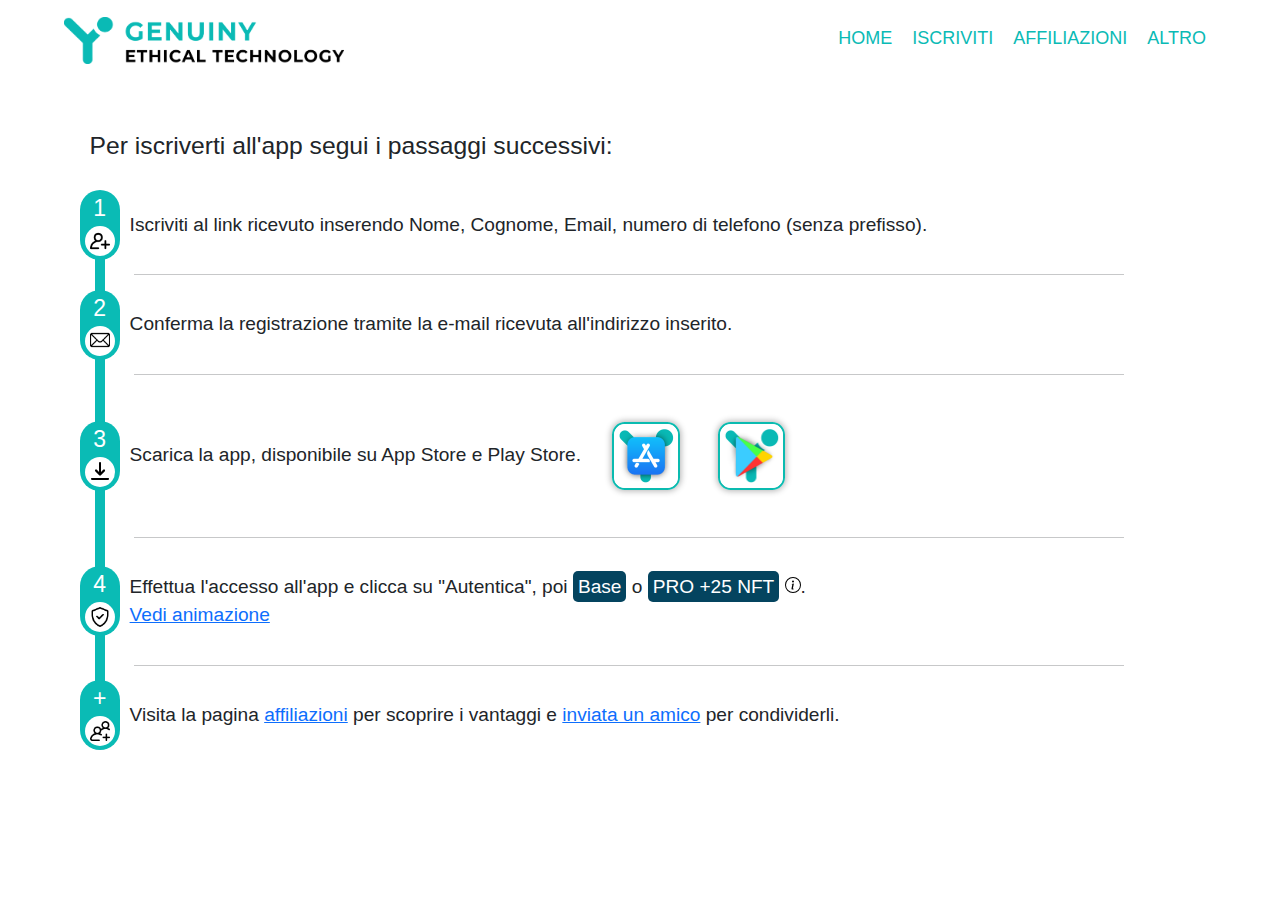
<file: subscribe.html>
<!DOCTYPE html>
<html>
<head>


	
	<meta charset="utf-8">
	<meta name="viewport" content="width=device-width, initial-scale=1">
	

	<!----Favicon----->
	<link rel="apple-touch-icon" sizes="180x180" href="images/favicon/apple-touch-icon.png">
	<link rel="icon" type="image/png" sizes="32x32" href="images/favicon/favicon-32x32.png">
	<link rel="icon" type="image/png" sizes="16x16" href="images/favicon/favicon-16x16.png">
	<link rel="manifest" href="images/favicon/site.webmanifest">
	<link rel="mask-icon" href="images/favicon/safari-pinned-tab.svg" color="#5bbad5">
	<link rel="shortcut icon" href="images/favicon/favicon.ico">
	<meta name="msapplication-TileColor" content="#da532c">
	<meta name="msapplication-config" content="images/favicon/browserconfig.xml">
	<meta name="theme-color" content="#ffffff">

	<title>Genuiny</title>
	
	<!--------BOOTSTRAP----------->
	<link rel="stylesheet" type="text/css" href="https://cdn.jsdelivr.net/npm/bootstrap@5.2.0/dist/css/bootstrap.min.css">
	<link rel="stylesheet" type="text/css" href="style/style.css">

	<!--------GOOGLE FONTS-------->
	<link rel="preconnect" href="https://fonts.googleapis.com">
	<link rel="preconnect" href="https://fonts.gstatic.com" crossorigin>
	<link href="https://fonts.googleapis.com/css2?family=Roboto:wght@300&display=swap" rel="stylesheet">

</head>
<body>
	<header>
		<!-----navbar flex------>
		<div class="container-navbar container-navbar-white">
			<nav class="navbar navbar-expand-lg">
				<a class="navbar-brand" href="index.html"><img class="white" src="images/svg-logo-ethical.png"></a>
				<button class="navbar-toggler" type="button" data-bs-toggle="collapse" data-bs-target="#navbarSupportedContent" aria-controls="navbarSupportedContent" aria-expanded="false" aria-label="Toggle navigation">
				<span class="navbar-toggler-icon"></span>
				</button>
				<div class="collapse navbar-collapse" id="navbarSupportedContent">
					<ul class="navbar-nav ms-auto mb-2 mb-lg-0">
						<li class="nav-item">
							<a class="nav-link" aria-current="page" href="index.html">HOME</a>
						<h2></li>
						<li class="nav-item">
							<a class="nav-link" href="subscribe.html">ISCRIVITI</a>
						<h2></li>
						<li class="nav-item">
							<a class="nav-link" href="affiliation.html">AFFILIAZIONI</a>					
						<h2></li>
						<li class="nav-item">
							<a class="nav-link">ALTRO</a>
						<h2></li>
					</ul>
				</div>
			</nav>
		</div>
		<div class="container-navbar container-navbar-slide">
			<nav class="navbar navbar-slide navbar-expand-lg">
				<a class="navbar-brand" href="index.html"><img class="black" src="images/svg-logo-ethical-w.png"></a>
				<button class="navbar-toggler" type="button" data-bs-toggle="collapse" data-bs-target="#navbarSupportedContent" aria-controls="navbarSupportedContent" aria-expanded="false" aria-label="Toggle navigation">
				<span class="navbar-toggler-icon navbar-toggler-icon-slide"></span>
				</button>
				<div class="collapse navbar-collapse" id="navbarSupportedContent">
					<ul class="navbar-nav ms-auto mb-2 mb-lg-0">
						<li class="nav-item">
							<a class="nav-link" aria-current="page" href="index.html">HOME</a>
						</li>
						<li class="nav-item">
							<a class="nav-link" href="subscribe.html">ISCRIVITI</a>
						</li>
						<li class="nav-item">
							<a class="nav-link" href="affiliation.html">AFFILIAZIONI</a>					
						</li>
						<li class="nav-item">
							<a class="nav-link">ALTRO</a>
						</li>
					</ul>
				</div>
			</nav>
		</div>
	</header>
	<main class="container">
		<h1 class="title title-subscribe">Per iscriverti all'app segui i passaggi successivi:</h1>

		<ul class="subscribe-steps">
			<div class="list-line"></div>

			<li class="subscribe-step-1"><h7>Iscriviti al link ricevuto inserendo Nome, Cognome, Email, numero di telefono (senza prefisso).
				<!---<a href="https://business.genuiny.com/register/index?referralCode=4UH8HL74XF1P&name=Jimmy+Benedetti" target="self"><br>Non ho ricevuto un invito</a>-->
			</h7>
				<div class="round-bullet"><h1>1</h1></div>
				<div class="round-bullet-inside"><img src="images/icons/add-user.png" alt="list-icon"></div>
			</li>
			
			<hr class="separation-line">

			<li class="subscribe-step-2"><h7>Conferma la registrazione tramite la e-mail ricevuta all'indirizzo inserito.</h7>
				<div class="round-bullet"><h1>2</h1></div>
				<div class="round-bullet-inside"><img src="images/icons/e-mail.png"></div>
			</li>
			
			<hr class="separation-line">

			<li class="subscribe-step-3"><h7>Scarica la app, disponibile su App Store e Play Store.</h7>

				<div class="images-container">
					<div class="image-container">
						<a href="https://apps.apple.com/us/app/genuiny/id1604566551" target="self">
							<img class="app-image" src="images/appstore-app.png" alt="app store app">
						</a>
					</div>
					<div class="image-container">
						<a href="https://play.google.com/store/apps/details?id=com.genuiny.mobile.droid&hl=en&gl=US" target="self">
							<img  class="app-image" src="images/playstore-app.png" alt="play store app">
						</a>
					</div>
				</div>

				<div class="round-bullet"><h1>3</h1></div>
				<div class="round-bullet-inside"><img src="images/icons/download.png" alt="list-icon"></div>
			</li>
	
			<hr class="separation-line">

			<li class="subscribe-step-4"><h7>Effettua l'accesso all'app e clicca su "Autentica", poi
				<div class="nft-btn-info"> 
					<span class="blue-button">Base</span> o
				</div> 
				<div class="nft-btn-info">
					<span class="blue-button">PRO +25 NFT</span>  <img src="images/info-circle.svg">.
				</div><br>

				<!-- Button trigger modal -->
				<a class="modal-trigger" href="" data-bs-toggle="modal" data-bs-target="#exampleModal">
				  Vedi animazione
				</a>


				<div class="round-bullet"><h1>4</h1></div>
				<div class="round-bullet-inside"><img src="images/icons/verified.png" alt="list-icon"></div>
			</li>
	
			<hr class="separation-line">

			<li class="subscribe-step-5"><h7>Visita la pagina <a href="affiliation.html">affiliazioni</a> per scoprire i vantaggi e <a href="invite.html">inviata un amico</a> per condividerli.</h7>
				<div class="round-bullet"><h1>+</h1></div>
				<div class="round-bullet-inside"><img src="images/icons/add-group.png" alt="list-icon"></div></li>
		</ul>



		<!-- Modal -->
		<div class="modal fade" id="exampleModal" tabindex="-1" aria-labelledby="exampleModalLabel" aria-hidden="true">
			<div class="modal-dialog modal-dialog-centered">
				<div class="modal-content">
					<div class="modal-body">
						<video width="100%" height="100%" preload="auto" controls autoplay muted>
							<source src="videos/autenticate_base.mp4" type="">
						</video>
					</div>
				</div>
			</div>
		</div>


	</main>


	<footer>
		
	</footer>

	<!----- BOOTSTRAP ------->
	<script src="https://cdn.jsdelivr.net/npm/@popperjs/core@2.11.5/dist/umd/popper.min.js" integrity="sha384-Xe+8cL9oJa6tN/veChSP7q+mnSPaj5Bcu9mPX5F5xIGE0DVittaqT5lorf0EI7Vk" crossorigin="anonymous"></script>
	<script src="https://cdn.jsdelivr.net/npm/bootstrap@5.2.0/dist/js/bootstrap.min.js" integrity="sha384-ODmDIVzN+pFdexxHEHFBQH3/9/vQ9uori45z4JjnFsRydbmQbmL5t1tQ0culUzyK" crossorigin="anonymous"></script>
	<script src="https://code.jquery.com/jquery-3.3.1.slim.min.js" integrity="sha384-q8i/X+965DzO0rT7abK41JStQIAqVgRVzpbzo5smXKp4YfRvH+8abtTE1Pi6jizo" crossorigin="anonymous"></script>
	
	<script src="script.js" type="text/javascript"></script>
</body>
</html>
</file>
<file: style/style.css>
body, .navbar-brand {
  box-sizing: border-box;
  font-family: Helvetica, Opens-sans, sans-serif;
  font-size: 1.8rem; }

body, .navbar-brand, p {
  box-sizing: border-box;
  margin: 0;
  padding: 0; }

html {
  font-size: 62.5%; }

.container-navbar, .container-navbar-slide {
  position: fixed;
  display: flex;
  justify-content: center;
  top: 0;
  height: 9%;
  width: 100%;
  z-index: 5;
  background-color: transparent;
  min-height: 40px;
  transition: 0.5s ease; }
  @media (min-width: 480px) {
    .container-navbar, .container-navbar-slide {
      min-height: 60px; } }
  .container-navbar .navbar, .container-navbar-slide .navbar {
    --bs-navbar-color: white;
    min-height: 9%;
    width: 100%;
    max-width: 2000px;
    padding: 0 5%;
    position: fixed;
    top: 0;
    z-index: 6;
    color: white;
    box-sizing: border-box;
    transition: padding 1s ease;
    transition: 0.2s ease; }
    @media (min-width: 480px) {
      .container-navbar .navbar, .container-navbar-slide .navbar {
        min-height: 9%; } }
    @media (min-width: 480px) {
      .container-navbar .navbar, .container-navbar-slide .navbar {
        padding-top: 10px;
        padding-bottom: 10px; } }
  .container-navbar .navbar-toggler, .container-navbar-slide .navbar-toggler {
    color: #737373; }
  .container-navbar .navbar-brand img, .container-navbar-slide .navbar-brand img {
    width: 60vw;
    max-width: 280px;
    padding: 2.2vw 0 2vw 0; }
    @media (min-width: 480px) {
      .container-navbar .navbar-brand img, .container-navbar-slide .navbar-brand img {
        padding: 0; } }

html:not([data-scroll='0']) .container-navbar-slide {
  top: 0; }
  html:not([data-scroll='0']) .container-navbar-slide .navbar {
    top: 0; }
html:not([data-scroll='0']) .container-navbar-white {
  top: -300px; }
  html:not([data-scroll='0']) .container-navbar-white .navbar {
    top: -300px; }

.container-navbar-slide {
  background-color: #0abab5;
  top: -300px;
  box-shadow: 0px 3px 6px 0px rgba(0, 0, 0, 0.3); }
  .container-navbar-slide .navbar-slide {
    position: fixed;
    top: -300px;
    background-color: #0abab5;
    transition: 0.5s ease; }
    .container-navbar-slide .navbar-slide .navbar-toggler {
      color: white; }
      .container-navbar-slide .navbar-slide .navbar-toggler .navbar-toggler-icon-slide {
        background-image: url("data:image/svg+xml,%3csvg xmlns='http://www.w3.org/2000/svg' viewBox='0 0 30 30'%3e%3cpath stroke='rgba%28255, 255, 255, 1%29' stroke-linecap='round' stroke-miterlimit='10' stroke-width='2' d='M4 7h22M4 15h22M4 23h22'/%3e%3c/svg%3e"); }
    .container-navbar-slide .navbar-slide .navbar-collapse {
      background-color: #0abab5;
      border-radius: 0 0 20px 20px; }
      .container-navbar-slide .navbar-slide .navbar-collapse li.nav-item a {
        color: white; }

.navbar-toggler {
  margin-left: 20px;
  border: none; }

.navbar-toggler-icon {
  width: 2.5rem;
  height: 2.5rem; }

.navbar-collapse {
  width: 100%;
  text-align: center;
  background-color: white;
  /** showing* */ }
  .navbar-collapse .show {
    width: 100%; }
  .navbar-collapse .nav-link {
    color: #0abab5;
    padding: 0;
    transition: 2s; }
  .navbar-collapse .nav-item {
    padding: 0;
    margin: 5px; }

.container {
  width: 100%;
  padding: 9vh 7% 0 7%;
  box-sizing: border-box;
  max-width: 2000px; }
  .container .container-phone {
    height: 90vh;
    max-height: 900px; }
    @media (min-width: 480px) {
      .container .container-phone {
        height: 91vh; } }

/*******smartphone******* */
.smartphone {
  /**mobile first* */
  position: relative;
  left: 50%;
  top: 50%;
  transform: translate(-50%, -50%);
  width: 55%; }
  @media (min-width: 480px) {
    .smartphone {
      left: 4%;
      width: 18%;
      top: 9%;
      transform: translate(0%, 0%);
      max-width: 256px; } }
  .smartphone .smartphone {
    width: 100%;
    position: absolute;
    left: 0;
    z-index: 4; }

/*** slogan */
.container-slogan {
  background-color: #f08080;
  position: absolute;
  top: 50%;
  right: 12vw;
  height: 35vw;
  width: 35vw;
  background-color: #ff8e8e;
  transform: translate(0, -50%);
  border-radius: 50%; }
  .container-slogan .slogan {
    background-color: transparent; }

/***grid system** */
.container-grid {
  display: grid;
  grid-template-columns: 1;
  grid-row-gap: 30px;
  grid-column: 1; }
  @media (min 768px) {
    .container-grid {
      grid-template-columns: 7fr 3fr; } }
  @media (min-width: 480px) {
    .container-grid {
      text-align: left; } }
  .container-grid h1 {
    padding: 3rem 0 1rem 0;
    border-bottom: 3px solid #0abab5; }

.card {
  font-size: calc(1.48rem + 0.4vw);
  border: none;
  line-height: 1.35;
  background-color: transparent;
  text-align: justify; }
@media(min-width: 480px) {
  .card {
    text-align: left; } }
  .card h1 {
    text-align: left; }

.card:last-of-type {
  padding-bottom: 9rem; }

.blockchain-videos {
  display: flex; }
  .blockchain-videos .blockchain-video {
    width: 40vw;
    max-width: 735px;
    height: 22.4vw;
    max-height: 413px; }

.side-content {
  width: 40%;
  height: 100%;
  margin: 0 auto; }

.title {
  font-size: calc(1.7rem + 0.6vw);
  padding: 2.5rem 0 1rem 0; }
  @media (min-width: 480px) {
    .title {
      padding: 5rem 0 2rem 0; } }

/**************SUBSCRIBE************** */
.separation-line {
  position: relative;
  width: 90%;
  left: 4%;
  z-index: -4; }

ul.subscribe-steps, ul.invite-steps {
  margin: 0;
  padding: 0;
  position: relative; }
  ul.subscribe-steps li, ul.invite-steps li {
    padding: 25px 0;
    padding-left: 40px;
    position: relative;
    list-style: none;
    background-repeat: no-repeat;
    background-position: left 46px;
    background-size: 20px;
    font-size: calc(1.4rem + 0.4vw); }
  ul.subscribe-steps li:last-of-type, ul.invite-steps li:last-of-type {
    margin-bottom: 5vw; }

.subscribe-step-4 .blue-button {
  background-color: #04445f;
  padding: 5px;
  border-radius: 5px;
  color: white;
  white-space: nowrap;
  font-size: calc(1.4rem + 0.4vw);
  box-sizing: content-box; }
.subscribe-step-4 .nft-btn-info {
  display: inline-block;
  white-space: nowrap; }
  .subscribe-step-4 .nft-btn-info img {
    position: relative;
    top: -2px; }

.list-line {
  position: absolute;
  left: 0px;
  top: 30px;
  width: 10px;
  transform: translate(50%, 0%);
  height: 88%;
  background-color: #0ABBB5;
  z-index: -3;
  border-radius: 5px; }

.round-bullet, .round-bullet-inside {
  position: absolute;
  background-color: #0ABBB5;
  width: 40px;
  height: 70px;
  border-radius: 32px 32px 32px 32px;
  left: -10px;
  top: 50%;
  transform: translate(0%, -50%);
  z-index: -2;
  text-align: center;
  color: white;
  font-size: 20px; }
  .round-bullet h1, .round-bullet-inside h1 {
    position: relative;
    top: 5px;
    font-size: 23px; }

.round-bullet-inside {
  background-color: white;
  width: 30px;
  height: 30px;
  z-index: -1;
  left: -5px;
  transform: translate(0%, -50%);
  border-radius: 50%;
  top: calc(50% + 16px); }
  .round-bullet-inside img {
    width: 30px;
    padding: 5px;
    position: relative;
    top: -2px; }

.subscribe-step-3 .round-bullet-inside img {
  padding: 6px; }

/**app-images* */
.subscribe-step-3 div.images-container {
  width: 65vw;
  max-width: 225px;
  display: flex;
  justify-content: space-evenly;
  transform: translate(-50%, 0);
  position: relative;
  left: 45%; }
  @media (min-width: 480px) {
    .subscribe-step-3 div.images-container {
      transform: translate(0, 0);
      position: static;
      display: inline-flex; } }
  .subscribe-step-3 div.images-container div.image-container {
    width: 30%;
    display: inline-block;
    margin: 12px;
    box-sizing: content-box; }
    .subscribe-step-3 div.images-container div.image-container img.app-image {
      width: 100%;
      border: 2px solid #0ABBB0;
      border-radius: 19%;
      box-shadow: 0px 0px 6px 1px rgba(0, 0, 0, 0.3); }

.modal-trigger {
  background: transparent;
  border: none;
  text-decoration: underline;
  color: #0d6efd;
  font-size: calc(1.4rem + 0.4vw); }

.modal-body {
  height: 75vh;
  max-height: 800px; }

.modal-content {
  background-color: transparent;
  border: none; }

/**** INVITE *** */
.invite-steps .list-line {
  height: 78%; }
.invite-steps .invite-step-1 img {
  width: 90%; }
.invite-steps .invite-step-2 img {
  position: relative;
  left: -2px;
  width: 90%; }

/**** CAROUSEL *** */
.carousel-indicators [data-bs-target] {
  background-color: #0abbb5;
  opacity: 0.3; }

.carousel-indicators .active {
  opacity: 1; }

.carousel-blockchain .module {
  width: 86vw;
  height: 86vh; }
  .carousel-blockchain .module .module-overflow {
    overflow-y: scroll;
    width: 86vw;
    height: 78vh;
    outline:  2px dashed orange;
  }
  .carousel-blockchain .module h1 {
    border-bottom: 2px solid #0abbb5;
    padding-bottom: 1rem; }

.carousel-blockchain {
  margin-bottom: 20px; }
  .carousel-blockchain .module-1 .module-overflow img {
    display: inline-block;
    width: 100px; }
  .carousel-blockchain .module-4 ul {
    padding-left: 20px; }

/*# sourceMappingURL=style.css.map */


.last{
  height: 200px;
  outline: 3px dashed black;
  padding-top: 300px;
}


.text{
  background: grey;
  width: 86vw;
  height: 78vh;
  overflow-y: scroll;
}
</file>
<file: affiliation/sliding-calculator.css>
.wrapper {
    min-width: 240px;
    max-width: 800px;
    margin: 50px auto 40px auto;
    padding-top: 25px;
    border: 4px solid #0abab5;
    border-radius: 30px;
    background: white;
    box-sizing: border-box;
}

.wrapper__title {
    text-transform: capitalize;
    margin: 0 0 40px;
    text-align: center;
}

.calculator__row {
    position: relative;
    display: flex;
    justify-content: space-evenly;
    align-items: center;
    margin: -15px 0 25px;
}

.calculator__row:last-of-type{
    padding-bottom: 10px;
}

.calculator__row label {
    position: relative;
    text-transform: capitalize;
    font-weight: 700;
}

.calculator__row p{
    position: absolute;
    top: -17px;
    right: 20%;
    z-index: 1;
    /**circle***/
    background: #0abbb5;
    border-radius: 50%;
    width: 23px;
    height: 23px;
    line-height: 1.9;
    font-size: 70%;
    text-align: center;
    color: white;
    box-shadow: 1px 1px 2px rgb(0 0 0 / 50%);
    font-weight: bold;
}


.calculator_row_monthly{
    margin-bottom: 40px;
}


.calculator_row_monthly label{
    font-size: calc(1.2rem + 0.7vw);
    margin-left: 10%;
}

.calculator_row_monthly p.monthly{
    display: inline;
}

.calculator__bill {
    width: 50%;
}

.calculator__tip {
    width: 60%;
}

h2.info {
    text-transform: capitalize;
    margin: 0 auto 3% 4%;
    font-size: calc(1.6rem + 1vw);
}

.box-info{
    margin: 0% 2% 6% 2%;
    text-align: center;
}

.box-info p{
    font-size: calc(1rem + 0.7vw);
}


.two-lines{
    display: block;
}
.second-line{
    display: block;
}

.info-number{
    color: #ffffff;
    background: #0abbb5;
    padding: 3px 5px 1px 5px;
    border-radius: 5px;
    display: inline-block;
    font-size: calc(2rem + 0.4vw);
    margin-top: 5px;
}


.result__row{
    display: flex;
    flex: 1 1 100%;
}

.w3rcontainer{
    border: 1px solid #cccfdb;
    border-radius: 2px;
}

.hover-underline-animation {
    display: inline-block;
    position: relative;
    color: #0087ca;
}

.hover-underline-animation:after{
    content: '';
    position: absolute;
    width: 100%;
    transform: scaleX(0);
    height: 2px;
    bottom: 0;
    left: 0;
    background-color: #0087ca;
    transform-origin: bottom right;
    transition: transform 0.25s ease-out;
}

.hover-underline-animation:hover:after{
    transform: scaleX(1);
    transform-origin: bottom left;
}


.calculator_row_monthly input{
    width: 25%;
    margin-left: 4%;
}


.table-grid{
    margin: 0 auto;
    display: grid;
    grid-template-columns: 1fr 2fr minmax(65px,auto) 2fr;
    grid-template-rows: minmax(50px, auto) repeat(9, 30px) minmax(55px, auto);
    width: 100%;
    border-top: 3px solid #0abbb5;
}


.table-item{
    align-content: center;  /**va per il  verticale di tutti**/
    text-align: center; /**va per l'orizzontale di tutti**/
    line-height: 30px;
}

.table-item:nth-child(8n+9){
    background-color: #f6f6f6;
    border-top: 1px solid #cbcbcb;
    border-bottom: 1px solid #cbcbcb;
}
.table-item:nth-child(8n+10){
    background-color: #f6f6f6;
    border-top: 1px solid #cbcbcb;
    border-bottom: 1px solid #cbcbcb;
}
.table-item:nth-child(8n+11){
    background-color: #f6f6f6;
    border-top: 1px solid #cbcbcb;
    border-bottom: 1px solid #cbcbcb;
}
.table-item:nth-child(8n+12){
    background-color: #f6f6f6;
    border-top: 1px solid #cbcbcb;
    border-bottom: 1px solid #cbcbcb;
}

.table-multiplier{
    background-color: #0abbb5 !important;
    margin: 4px auto;
    width: 20px;
    height: 20px;
    border-radius: 50%;
    font-size: 60%;
    color: white;
    align-content: center;
    line-height: 1.8; 
    box-shadow: 1px 1px 4px 1px rgb(0 0 0 / 50%);
    font-size: 1.18rem;
    font-weight: bold;
}

.first-row{
    border-bottom: 1px solid #cbcbcb;
    background-color: #f6f6f6;
    align-content: center;
    justify-content: center;
    line-height: 1.2;
    font-size: 0.8em;
    padding: 8px 2px;
}

.last-row{
    border-bottom: 3px solid #0abbb5 !important;
    background-color: #f6f6f6;
    align-content: center;
    justify-content: center;
    font-weight: bold;
    line-height: 1.2;
    padding-top: 6px;
    padding-bottom: 10px;
    font-size: 0.8em;
}



.yellow_amount {
    border-radius: 5px;
    background-color: #ffff80;
    border: 3px solid #ffff80;
    font-size: 0.8em;
    position: relative;
    top: -1px;
    left: -3px;
}

.table-title{
    text-align: center;
    background: rgb(181 234 228);
    width: 25%;
    min-width: 160px;
    height: 42px;
    margin: 0 auto;
    border-radius: 15px 15px 0 0;
    border-top: 3px solid #0abbb5;
    border-left: 3px solid #0abbb5;
    border-right: 3px solid #0abbb5;
    padding: 9px 10px 0 10px;
    font-size: calc(1.325rem + 0.4vw);
    font-weight: bold;
}



.table-title:first-of-type{
    margin-top: 200px;
}

.back-on-top{
    position: relative;
    bottom: 200px;
    border-bottom: 3px solid #5abbb5;
    border-top: none;
    border-radius: 0 0 30px 30px;
    min-width: 50px;
    width: 50px;
    height: 30px;
    margin-top: 0;
}

.back-on-top:last-of-type{
    bottom: 160px;
}

.back-on-top img{
    width: 100%;
    position: relative;
    top: -11px;
    height: 80%;
}



/***anchor adjust***/

.anchor-adjust-tab1{
    position: relative;
    top: -200px;
}

.anchor-adjust-calculator{
    position: relative;
    top: -120px;
}

.tables{
    margin: 0 auto 160px auto;
    font-size: calc(1.1rem + 0.7vw);
}

.table-container{
    margin: 0 auto;
    width: 95vw;
    max-width: 1200px;
}

.table{
    text-align: center;
}


.tab-space{
    height: 100px;
}


.back-on-calculator-container{
    position: sticky;
    top: calc(100vh - 100px);
}


.back-on-calculator{
    height: 60px;
    width: 60px;
    border-radius: 50%;
    background-color: rgba(10, 181, 187, 0.4);
    padding: 10px 10px 15px 10px;
    margin: 0 10px 0 auto;

}

.back-on-calculator img{
    width: 100%;
    opacity: 0.5;
    position: relative;
    transform: translate(-50%, -60%);
    top: 50%;
    left: 50%;
}


@media screen and (min-width: 1279px){
    h2.info{
        font-size: 2.8rem;
    }
    .box-info p{
        font-size: 2rem;
    }
}

@media screen and (min-width: 480px){
    .back-on-calculator{
        visibility: hidden;
    }

    .box-info{
        margin: 4%;
        text-align: left;
    }

    .second-line{
        display: inline-block;
    }

}

/*Chrome slider color change*/
@media screen and (-webkit-min-device-pixel-ratio:0) {
    input[type='range'] {
        overflow: hidden;
        max-width: 600px;
        -webkit-appearance: none;
        background-color: #ccc;
        border-radius: 10px;
    }
    
    input[type='range']::-webkit-slider-runnable-track {
        height: 10px;
        -webkit-appearance: none;
        border-radius: 10px !important;
    }
    
    input[type='range']::-webkit-slider-thumb {
        width: 10px;
        height: 10px;
        -webkit-appearance: none;
        appearance: none;
        border-radius: 50%;
        cursor: ew-resize;
        background: black;
        box-shadow: -405px 0px 0px 400px #0abbb5;
    }

}
</file>
